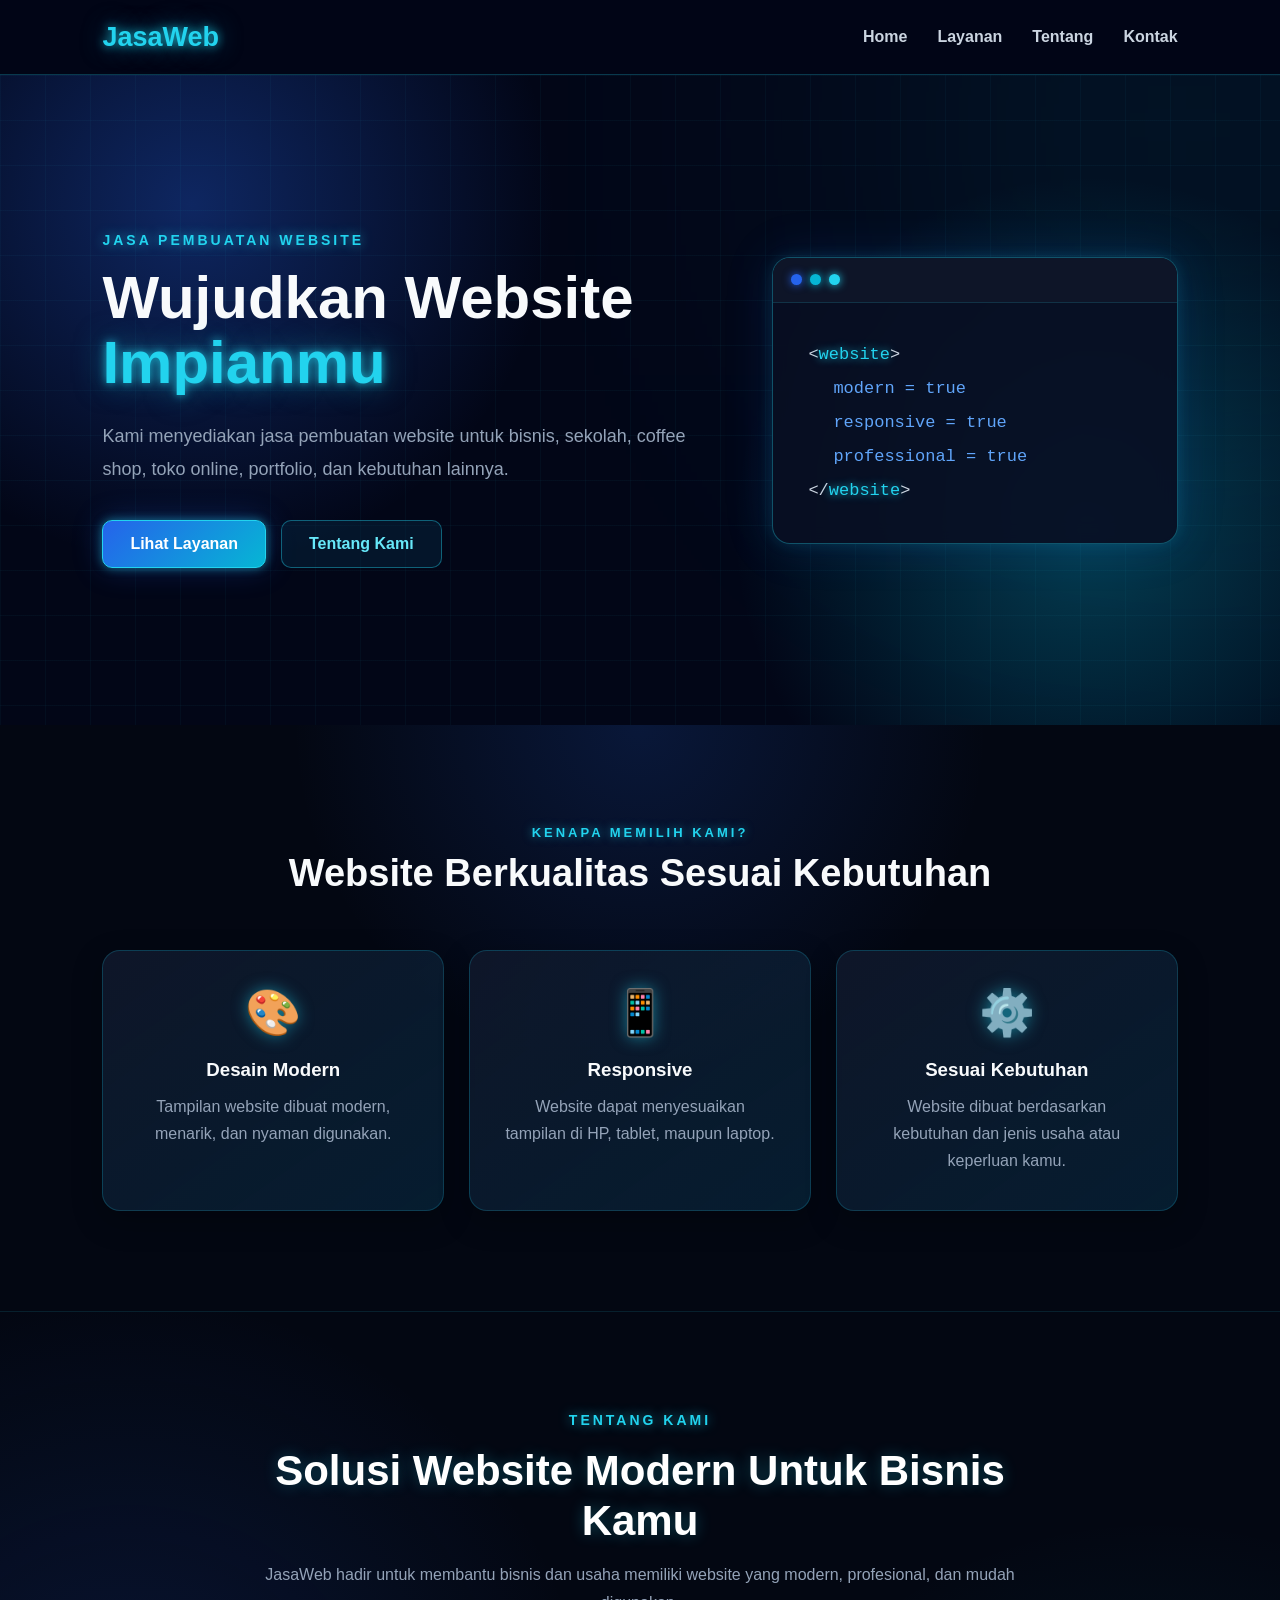
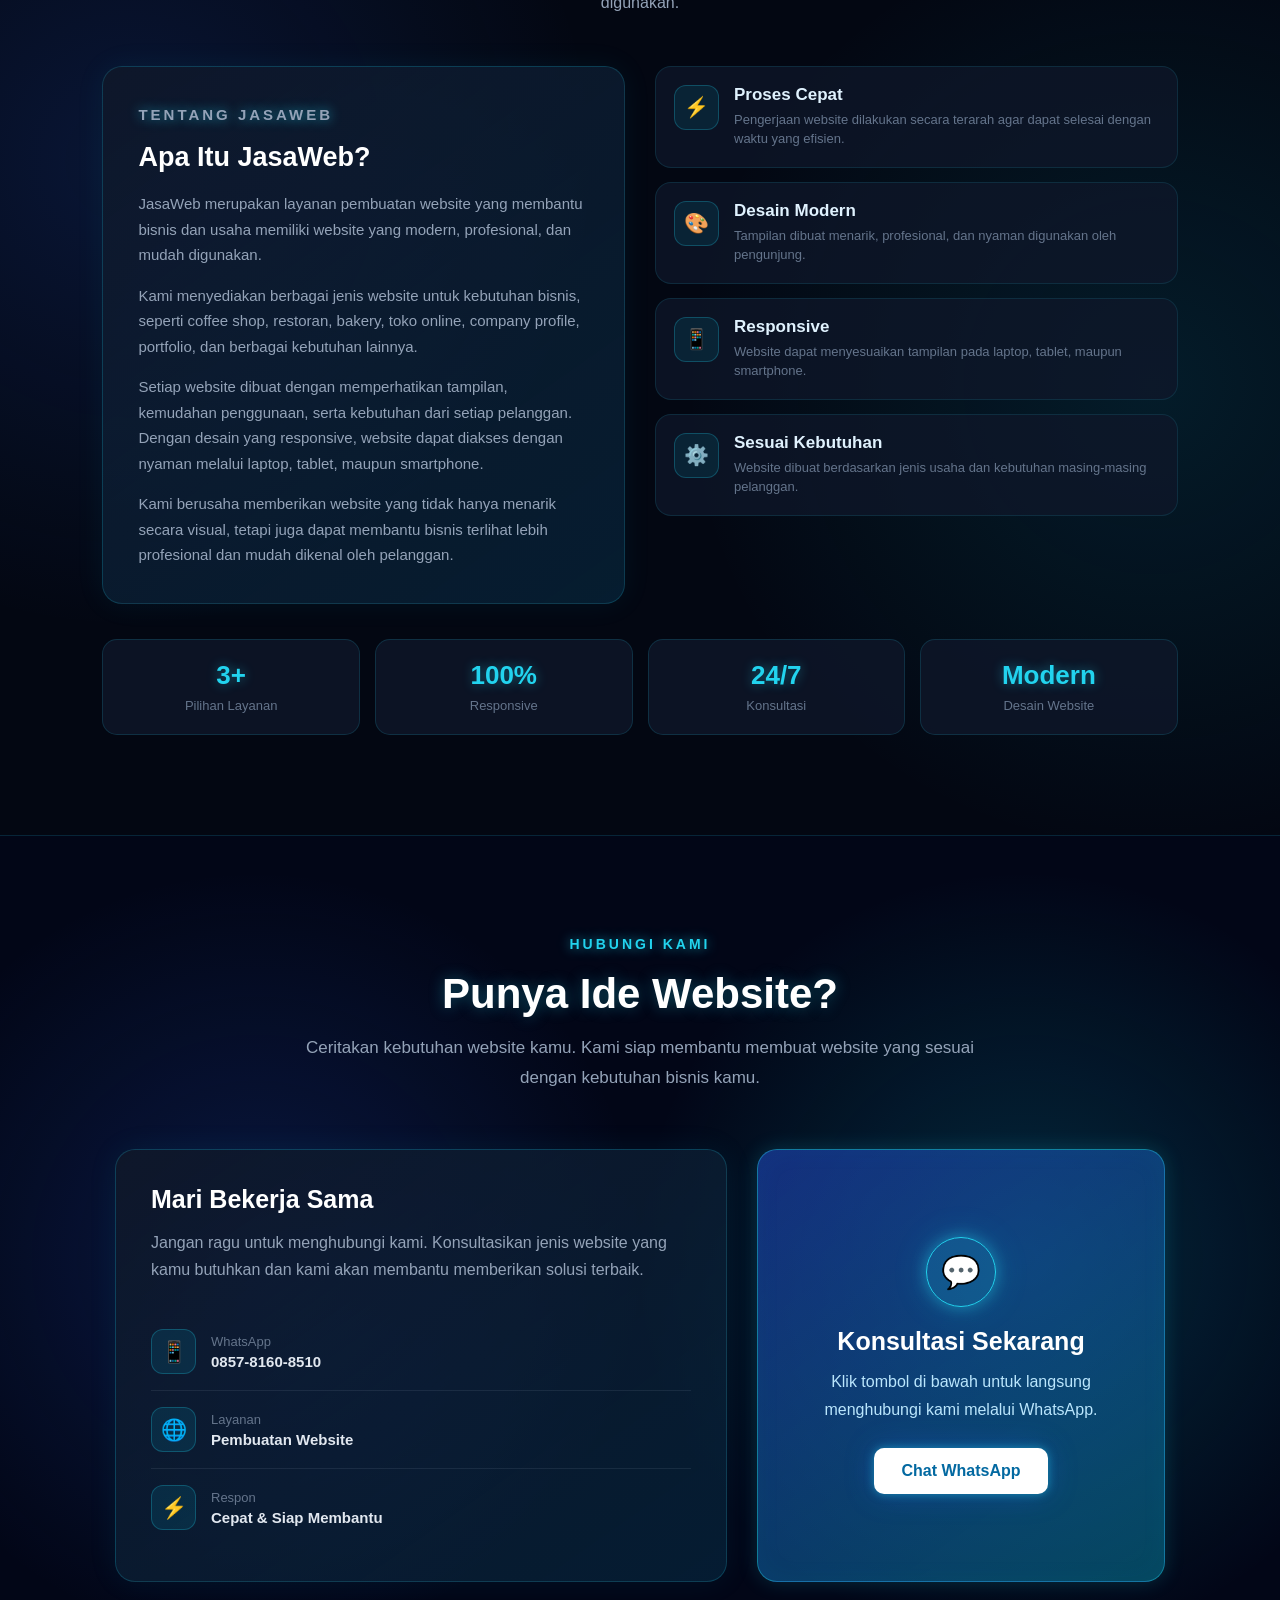
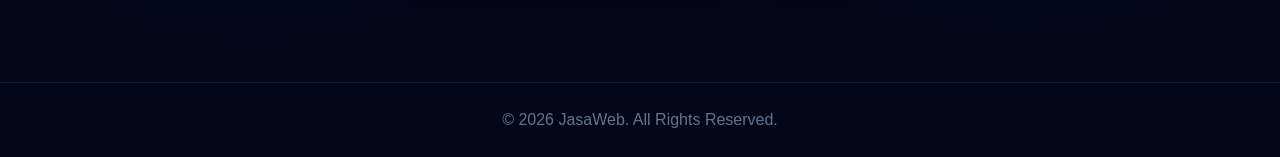
<file: index.html>
<!DOCTYPE html>
<html lang="id">
<head>
    <meta charset="UTF-8">
    <meta name="viewport" content="width=device-width, initial-scale=1.0">
    <title>JasaWeb - Jasa Pembuatan Website</title>

    <link rel="stylesheet" href="style.css">
</head>


<body>

    <!-- Navbar -->
    <nav class="navbar">
        <div class="logo">JasaWeb</div>

        <div class="nav-menu">
            <a href="index.html">Home</a>
            <a href="layanan.html">Layanan</a>
            <a href="#tentang">Tentang</a>
            <a href="#kontak">Kontak</a>
        </div>
    </nav>


    <!-- Hero -->
    <section class="hero">

        <div class="hero-text">
            <p class="small-title">JASA PEMBUATAN WEBSITE</p>

            <h1>
                Wujudkan Website
                <span>Impianmu</span>
            </h1>

            <p class="description">
                Kami menyediakan jasa pembuatan website untuk bisnis,
                sekolah, coffee shop, toko online, portfolio, dan kebutuhan lainnya.
            </p>

            <div class="hero-button">
                <a href="layanan.html" class="btn-primary">
                    Lihat Layanan
                </a>

                <a href="#tentang" class="btn-secondary">
                    Tentang Kami
                </a>
            </div>
        </div>


        <!-- Tampilan kode -->
        <div class="code-box">
            <div class="code-header">
                <span></span>
                <span></span>
                <span></span>
            </div>

            <div class="code-content">
                <p>&lt;<span>website</span>&gt;</p>
                <p class="indent">modern = true</p>
                <p class="indent">responsive = true</p>
                <p class="indent">professional = true</p>
                <p>&lt;/<span>website</span>&gt;</p>
            </div>
        </div>

    </section>


    <!-- Keunggulan -->
    <section class="keunggulan">

        <div class="section-title">
            <p>KENAPA MEMILIH KAMI?</p>
            <h2>Website Berkualitas Sesuai Kebutuhan</h2>
        </div>

        <div class="feature-container">

            <div class="feature-card">
                <div class="feature-icon">🎨</div>
                <h3>Desain Modern</h3>
                <p>
                    Tampilan website dibuat modern, menarik,
                    dan nyaman digunakan.
                </p>
            </div>

            <div class="feature-card">
                <div class="feature-icon">📱</div>
                <h3>Responsive</h3>
                <p>
                    Website dapat menyesuaikan tampilan
                    di HP, tablet, maupun laptop.
                </p>
            </div>

            <div class="feature-card">
                <div class="feature-icon">⚙️</div>
                <h3>Sesuai Kebutuhan</h3>
                <p>
                    Website dibuat berdasarkan kebutuhan
                    dan jenis usaha atau keperluan kamu.
                </p>
            </div>

        </div>

    </section>

<!-- Tentang -->
<section class="tentang" id="tentang">

    <div class="tentang-header">

        <p class="small-title">
            TENTANG KAMI
        </p>

        <h2>
            Solusi Website Modern
            Untuk Bisnis Kamu
        </h2>

        <p>
            JasaWeb hadir untuk membantu bisnis dan usaha memiliki
            website yang modern, profesional, dan mudah digunakan.
        </p>

    </div>

    <div class="tentang-container">

        <!-- Tentang JasaWeb -->
<div class="tentang-content">

    <p class="small-title">
        TENTANG JASAWEB
    </p>

    <h3>
        Apa Itu JasaWeb?
    </h3>

    <p>
        JasaWeb merupakan layanan pembuatan website yang membantu
        bisnis dan usaha memiliki website yang modern, profesional,
        dan mudah digunakan.
    </p>

    <p>
        Kami menyediakan berbagai jenis website untuk kebutuhan
        bisnis, seperti coffee shop, restoran, bakery, toko online,
        company profile, portfolio, dan berbagai kebutuhan lainnya.
    </p>

    <p>
        Setiap website dibuat dengan memperhatikan tampilan,
        kemudahan penggunaan, serta kebutuhan dari setiap pelanggan.
        Dengan desain yang responsive, website dapat diakses dengan
        nyaman melalui laptop, tablet, maupun smartphone.
    </p>

    <p>
        Kami berusaha memberikan website yang tidak hanya menarik
        secara visual, tetapi juga dapat membantu bisnis terlihat
        lebih profesional dan mudah dikenal oleh pelanggan.
    </p>

</div>

        <!-- Keunggulan -->
        <div class="tentang-points">

            <div class="tentang-point">

                <div class="tentang-icon">
                    ⚡
                </div>

                <div>
                    <h3>
                        Proses Cepat
                    </h3>

                    <p>
                        Pengerjaan website dilakukan secara terarah
                        agar dapat selesai dengan waktu yang efisien.
                    </p>
                </div>

            </div>


            <div class="tentang-point">

                <div class="tentang-icon">
                    🎨
                </div>

                <div>
                    <h3>
                        Desain Modern
                    </h3>

                    <p>
                        Tampilan dibuat menarik, profesional,
                        dan nyaman digunakan oleh pengunjung.
                    </p>
                </div>

            </div>


            <div class="tentang-point">

                <div class="tentang-icon">
                    📱
                </div>

                <div>
                    <h3>
                        Responsive
                    </h3>

                    <p>
                        Website dapat menyesuaikan tampilan pada
                        laptop, tablet, maupun smartphone.
                    </p>

                </div>

            </div>


            <div class="tentang-point">

                <div class="tentang-icon">
                    ⚙️
                </div>

                <div>
                    <h3>
                        Sesuai Kebutuhan
                    </h3>

                    <p>
                        Website dibuat berdasarkan jenis usaha
                        dan kebutuhan masing-masing pelanggan.
                    </p>
                </div>

            </div>

        </div>

    </div>


    <!-- Statistik -->
    <div class="tentang-stats">

        <div class="stat-card">
            <strong>3+</strong>
            <span>Pilihan Layanan</span>
        </div>

        <div class="stat-card">
            <strong>100%</strong>
            <span>Responsive</span>
        </div>

        <div class="stat-card">
            <strong>24/7</strong>
            <span>Konsultasi</span>
        </div>

        <div class="stat-card">
            <strong>Modern</strong>
            <span>Desain Website</span>
        </div>

    </div>

</section>
<!-- Kontak -->
<section class="kontak" id="kontak">

    <div class="kontak-header">

        <p class="small-title">
            HUBUNGI KAMI
        </p>

        <h2>
            Punya Ide Website?
        </h2>

        <p>
            Ceritakan kebutuhan website kamu.
            Kami siap membantu membuat website yang sesuai
            dengan kebutuhan bisnis kamu.
        </p>

    </div>
    <div class="kontak-container">

        <!-- Informasi Kontak -->
        <div class="kontak-info">

            <h3>
                Mari Bekerja Sama
            </h3>

            <p>
                Jangan ragu untuk menghubungi kami.
                Konsultasikan jenis website yang kamu butuhkan
                dan kami akan membantu memberikan solusi terbaik.
            </p>


            <div class="kontak-item">

                <div class="kontak-icon">
                    📱
                </div>

                <div>
                    <span>
                        WhatsApp
                    </span>

                    <strong>
                        0857-8160-8510
                    </strong>
                </div>

            </div>


            <div class="kontak-item">

                <div class="kontak-icon">
                    🌐
                </div>

                <div>
                    <span>
                        Layanan
                    </span>

                    <strong>
                        Pembuatan Website
                    </strong>
                </div>

            </div>


            <div class="kontak-item">

                <div class="kontak-icon">
                    ⚡
                </div>

                <div>
                    <span>
                        Respon
                    </span>

                    <strong>
                        Cepat &amp; Siap Membantu
                    </strong>
                </div>

            </div>

        </div>

        <!-- Card WhatsApp -->
        <div class="kontak-card">

            <div class="kontak-card-icon">
                💬
            </div>

            <h3>
                Konsultasi Sekarang
            </h3>

            <p>
                Klik tombol di bawah untuk langsung
                menghubungi kami melalui WhatsApp.
            </p>

            <a
                href="https://wa.me/6285781608510?text=Halo%20saya%20ingin%20konsultasi%20mengenai%20jasa%20pembuatan%20website."
                class="btn-primary"
                target="_blank"
            >
                Chat WhatsApp
            </a>

        </div>

    </div>

</section>
    <!-- Footer -->
    <footer>
        <p>© 2026 JasaWeb. All Rights Reserved.</p>
    </footer>

</body>
</html>
</file>
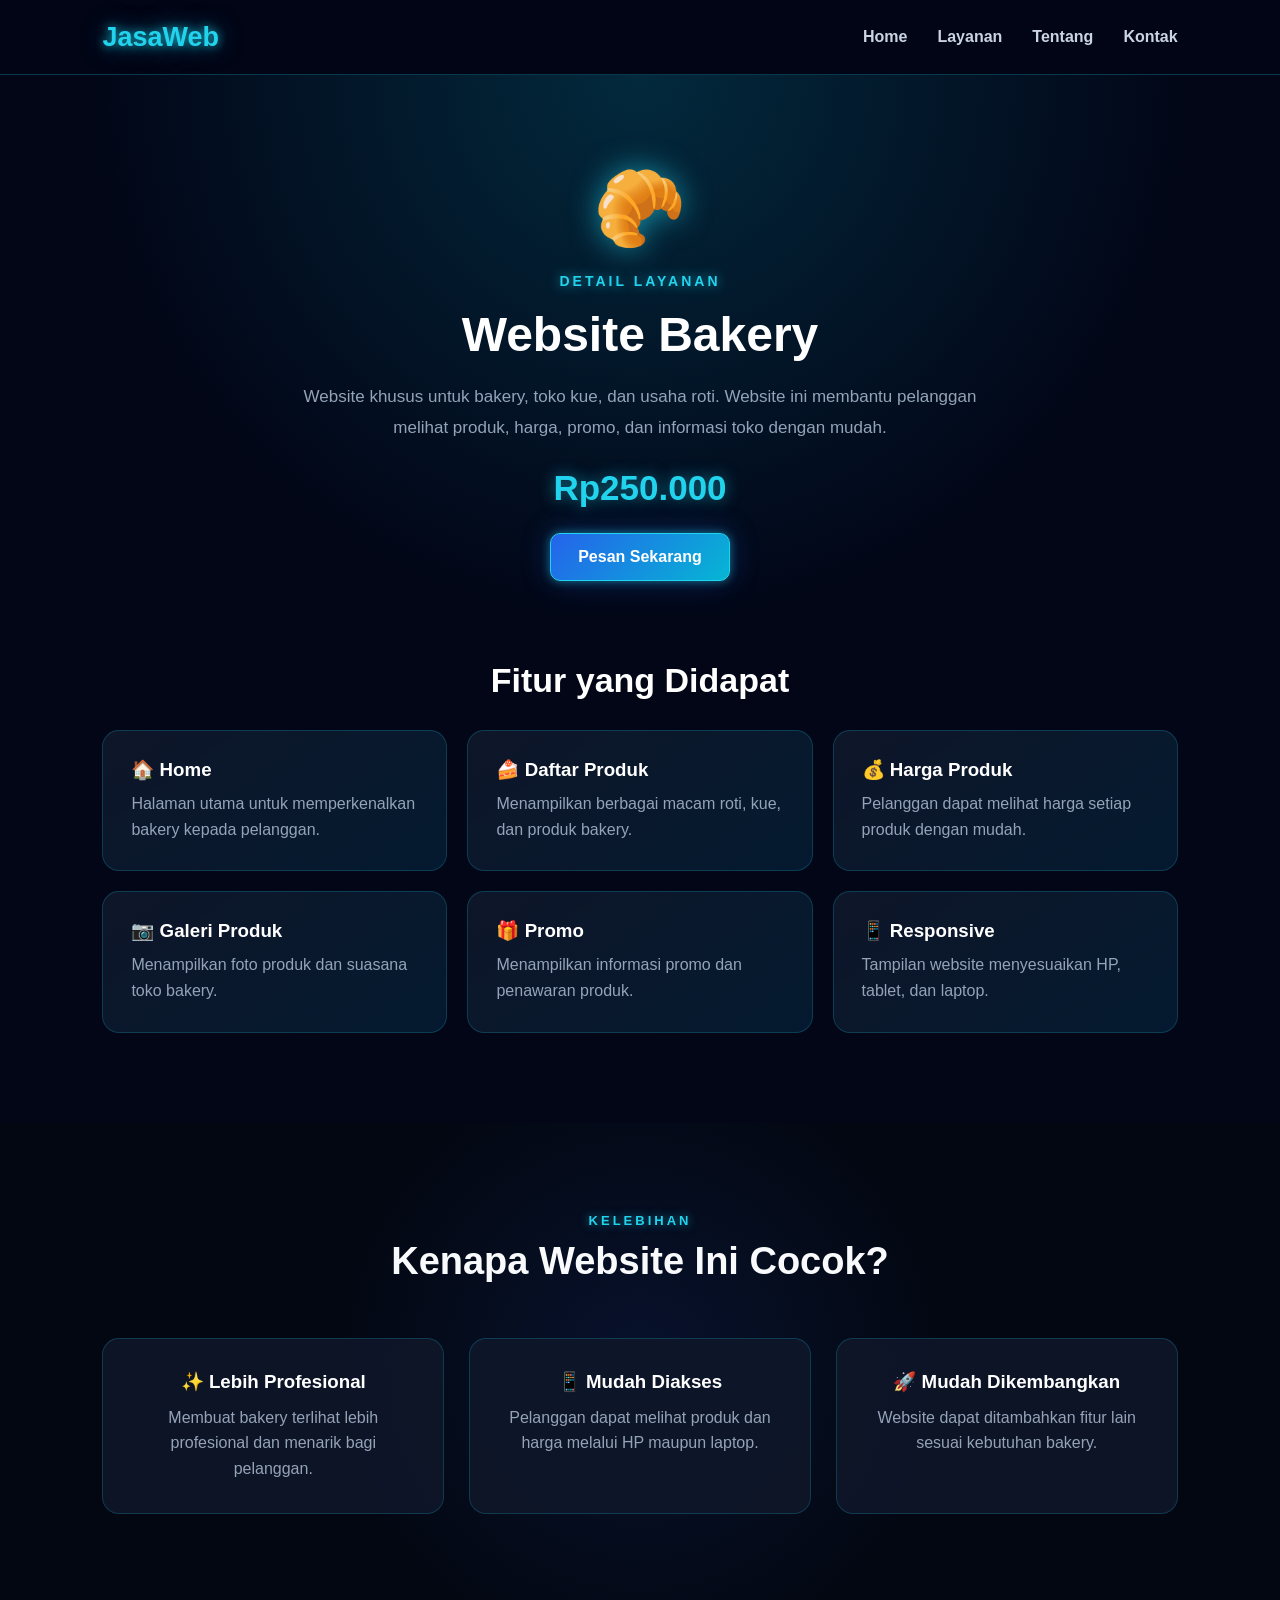
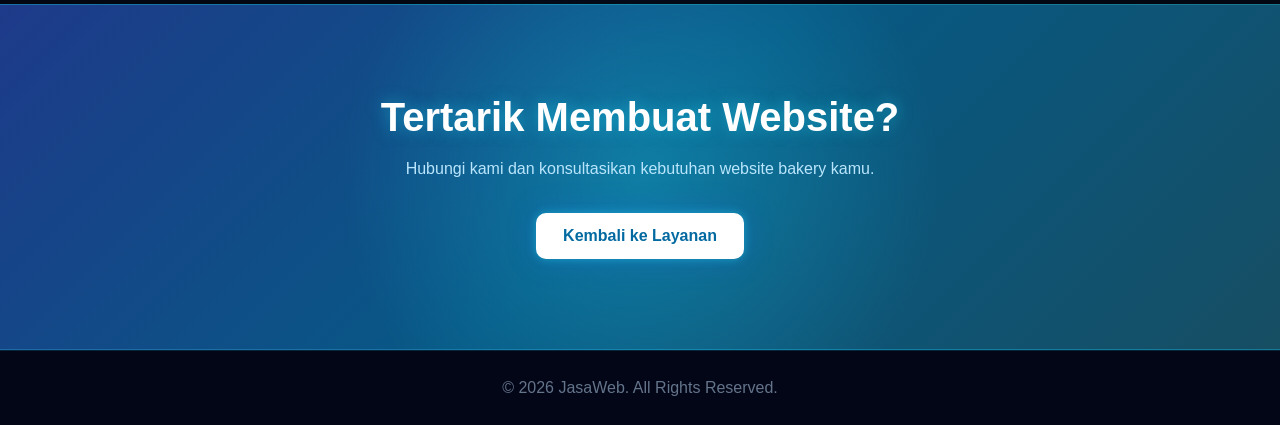
<file: detail-bakery.html>
<!DOCTYPE html>
<html lang="id">
<head>
    <meta charset="UTF-8">
    <meta name="viewport" content="width=device-width, initial-scale=1.0">

    <title>Website Bakery - JasaWeb</title>

    <link rel="stylesheet" href="style.css">
</head>

<body>

    <!-- Navbar -->
    <nav class="navbar">

        <div class="logo">
            JasaWeb
        </div>

        <div class="nav-menu">
            <a href="index.html">Home</a>
            <a href="layanan.html">Layanan</a>
            <a href="index.html#tentang">Tentang</a>
            <a href="index.html#kontak">Kontak</a>
        </div>

    </nav>


    <!-- Detail Bakery -->
    <section class="detail-page">

        <div class="detail-content">

            <div class="detail-icon">
                🥐
            </div>

            <p class="small-title">
                DETAIL LAYANAN
            </p>

            <h1>
                Website Bakery
            </h1>

            <p class="detail-description">
                Website khusus untuk bakery, toko kue,
                dan usaha roti. Website ini membantu pelanggan
                melihat produk, harga, promo, dan informasi
                toko dengan mudah.
            </p>

           <div class="detail-price">
                Rp250.000
            </div>

          <a href="https://wa.me/6285781608510?text=Halo%20saya%20tertarik%20dengan%20Website%20Bakery%20seharga%20Rp250.000" class="btn-primary">
                Pesan Sekarang
            </a>

        </div>


        <!-- Fitur -->
        <div class="detail-features">

            <h2>
                Fitur yang Didapat
            </h2>

            <div class="detail-feature-list">

                <div class="detail-feature">
                    <h3>🏠 Home</h3>
                    <p>
                        Halaman utama untuk memperkenalkan
                        bakery kepada pelanggan.
                    </p>
                </div>

                <div class="detail-feature">
                    <h3>🍰 Daftar Produk</h3>
                    <p>
                        Menampilkan berbagai macam roti,
                        kue, dan produk bakery.
                    </p>
                </div>

                <div class="detail-feature">
                    <h3>💰 Harga Produk</h3>
                    <p>
                        Pelanggan dapat melihat harga setiap
                        produk dengan mudah.
                    </p>
                </div>

                <div class="detail-feature">
                    <h3>📷 Galeri Produk</h3>
                    <p>
                        Menampilkan foto produk dan suasana
                        toko bakery.
                    </p>
                </div>

                <div class="detail-feature">
                    <h3>🎁 Promo</h3>
                    <p>
                        Menampilkan informasi promo dan
                        penawaran produk.
                    </p>
                </div>

                <div class="detail-feature">
                    <h3>📱 Responsive</h3>
                    <p>
                        Tampilan website menyesuaikan HP,
                        tablet, dan laptop.
                    </p>
                </div>

            </div>

        </div>

    </section>


    <!-- Kelebihan -->
    <section class="detail-advantages">

        <div class="section-title">

            <p>
                KELEBIHAN
            </p>

            <h2>
                Kenapa Website Ini Cocok?
            </h2>

        </div>


        <div class="advantage-container">

            <div class="advantage-card">

                <h3>✨ Lebih Profesional</h3>

                <p>
                    Membuat bakery terlihat lebih profesional
                    dan menarik bagi pelanggan.
                </p>

            </div>


            <div class="advantage-card">

                <h3>📱 Mudah Diakses</h3>

                <p>
                    Pelanggan dapat melihat produk dan harga
                    melalui HP maupun laptop.
                </p>

            </div>


            <div class="advantage-card">

                <h3>🚀 Mudah Dikembangkan</h3>

                <p>
                    Website dapat ditambahkan fitur lain
                    sesuai kebutuhan bakery.
                </p>

            </div>

        </div>

    </section>


    <!-- CTA -->
    <section class="cta">

        <h2>
            Tertarik Membuat Website?
        </h2>

        <p>
            Hubungi kami dan konsultasikan kebutuhan
            website bakery kamu.
        </p>

        <a href="layanan.html" class="btn-primary">
            Kembali ke Layanan
        </a>

    </section>


    <!-- Footer -->
    <footer>

        <p>
            © 2026 JasaWeb. All Rights Reserved.
        </p>

    </footer>

</body>
</html>
</file>
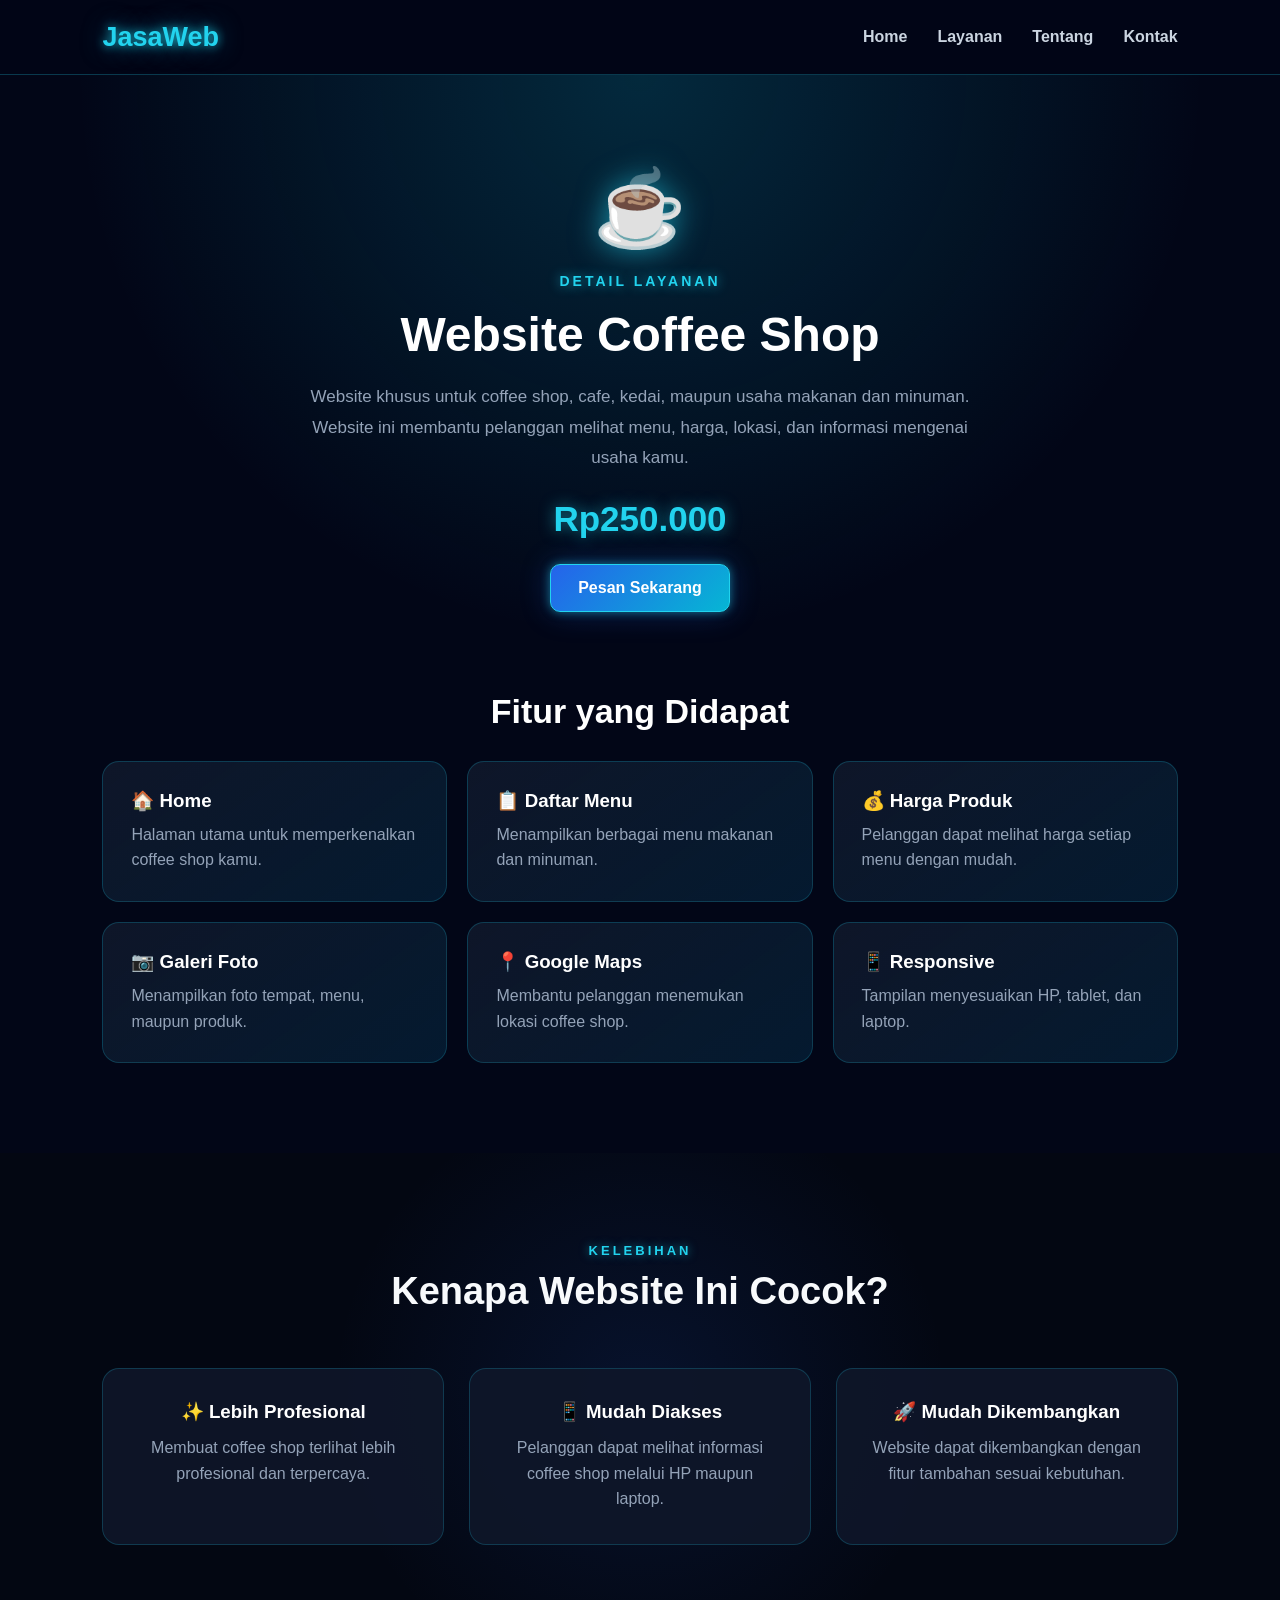
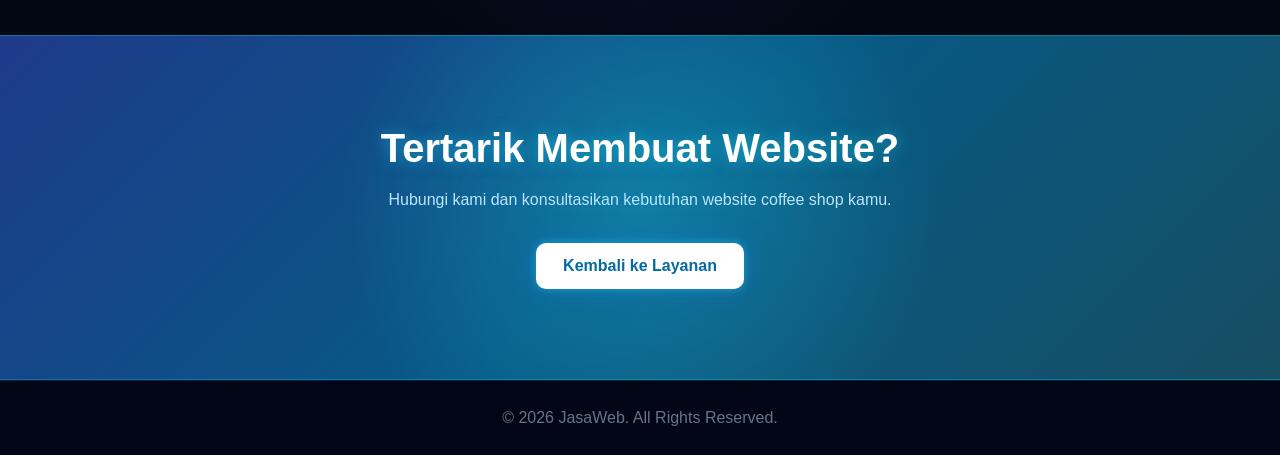
<file: detail-coffeeshop.html>
<!DOCTYPE html>
<html lang="id">
<head>
    <meta charset="UTF-8">
    <meta name="viewport" content="width=device-width, initial-scale=1.0">

    <title>Website Coffee Shop - JasaWeb</title>

    <link rel="stylesheet" href="style.css">
</head>

<body>

    <!-- Navbar -->
    <nav class="navbar">

        <div class="logo">
            JasaWeb
        </div>

        <div class="nav-menu">
            <a href="index.html">Home</a>
            <a href="layanan.html">Layanan</a>
            <a href="index.html#tentang">Tentang</a>
            <a href="index.html#kontak">Kontak</a>
        </div>

    </nav>


    <!-- Detail Website -->
    <section class="detail-page">

        <div class="detail-content">

            <div class="detail-icon">
                ☕
            </div>

            <p class="small-title">
                DETAIL LAYANAN
            </p>

            <h1>
                Website Coffee Shop
            </h1>

            <p class="detail-description">
                Website khusus untuk coffee shop, cafe, kedai,
                maupun usaha makanan dan minuman. Website ini
                membantu pelanggan melihat menu, harga, lokasi,
                dan informasi mengenai usaha kamu.
            </p>

          <div class="detail-price">
                Rp250.000
            </div>

           <a href="https://wa.me/6285781608510?text=Halo%20saya%20tertarik%20dengan%20Website%20Coffee%20Shop%20seharga%20Rp250.000" class="btn-primary">
                Pesan Sekarang
            </a>

        </div>


        <!-- Fitur -->
        <div class="detail-features">

            <h2>
                Fitur yang Didapat
            </h2>

            <div class="detail-feature-list">

                <div class="detail-feature">
                    <h3>🏠 Home</h3>
                    <p>
                        Halaman utama untuk memperkenalkan
                        coffee shop kamu.
                    </p>
                </div>

                <div class="detail-feature">
                    <h3>📋 Daftar Menu</h3>
                    <p>
                        Menampilkan berbagai menu makanan
                        dan minuman.
                    </p>
                </div>

                <div class="detail-feature">
                    <h3>💰 Harga Produk</h3>
                    <p>
                        Pelanggan dapat melihat harga setiap
                        menu dengan mudah.
                    </p>
                </div>

                <div class="detail-feature">
                    <h3>📷 Galeri Foto</h3>
                    <p>
                        Menampilkan foto tempat, menu,
                        maupun produk.
                    </p>
                </div>

                <div class="detail-feature">
                    <h3>📍 Google Maps</h3>
                    <p>
                        Membantu pelanggan menemukan lokasi
                        coffee shop.
                    </p>
                </div>

                <div class="detail-feature">
                    <h3>📱 Responsive</h3>
                    <p>
                        Tampilan menyesuaikan HP, tablet,
                        dan laptop.
                    </p>
                </div>

            </div>

        </div>

    </section>


    <!-- Kelebihan -->
    <section class="detail-advantages">

        <div class="section-title">

            <p>
                KELEBIHAN
            </p>

            <h2>
                Kenapa Website Ini Cocok?
            </h2>

        </div>


        <div class="advantage-container">

            <div class="advantage-card">

                <h3>✨ Lebih Profesional</h3>

                <p>
                    Membuat coffee shop terlihat lebih
                    profesional dan terpercaya.
                </p>

            </div>


            <div class="advantage-card">

                <h3>📱 Mudah Diakses</h3>

                <p>
                    Pelanggan dapat melihat informasi
                    coffee shop melalui HP maupun laptop.
                </p>

            </div>


            <div class="advantage-card">

                <h3>🚀 Mudah Dikembangkan</h3>

                <p>
                    Website dapat dikembangkan dengan
                    fitur tambahan sesuai kebutuhan.
                </p>

            </div>

        </div>

    </section>


    <!-- CTA -->
    <section class="cta">

        <h2>
            Tertarik Membuat Website?
        </h2>

        <p>
            Hubungi kami dan konsultasikan kebutuhan
            website coffee shop kamu.
        </p>

        <a href="layanan.html" class="btn-primary">
            Kembali ke Layanan
        </a>

    </section>


    <!-- Footer -->
    <footer>

        <p>
            © 2026 JasaWeb. All Rights Reserved.
        </p>

    </footer>

</body>
</html>
</file>
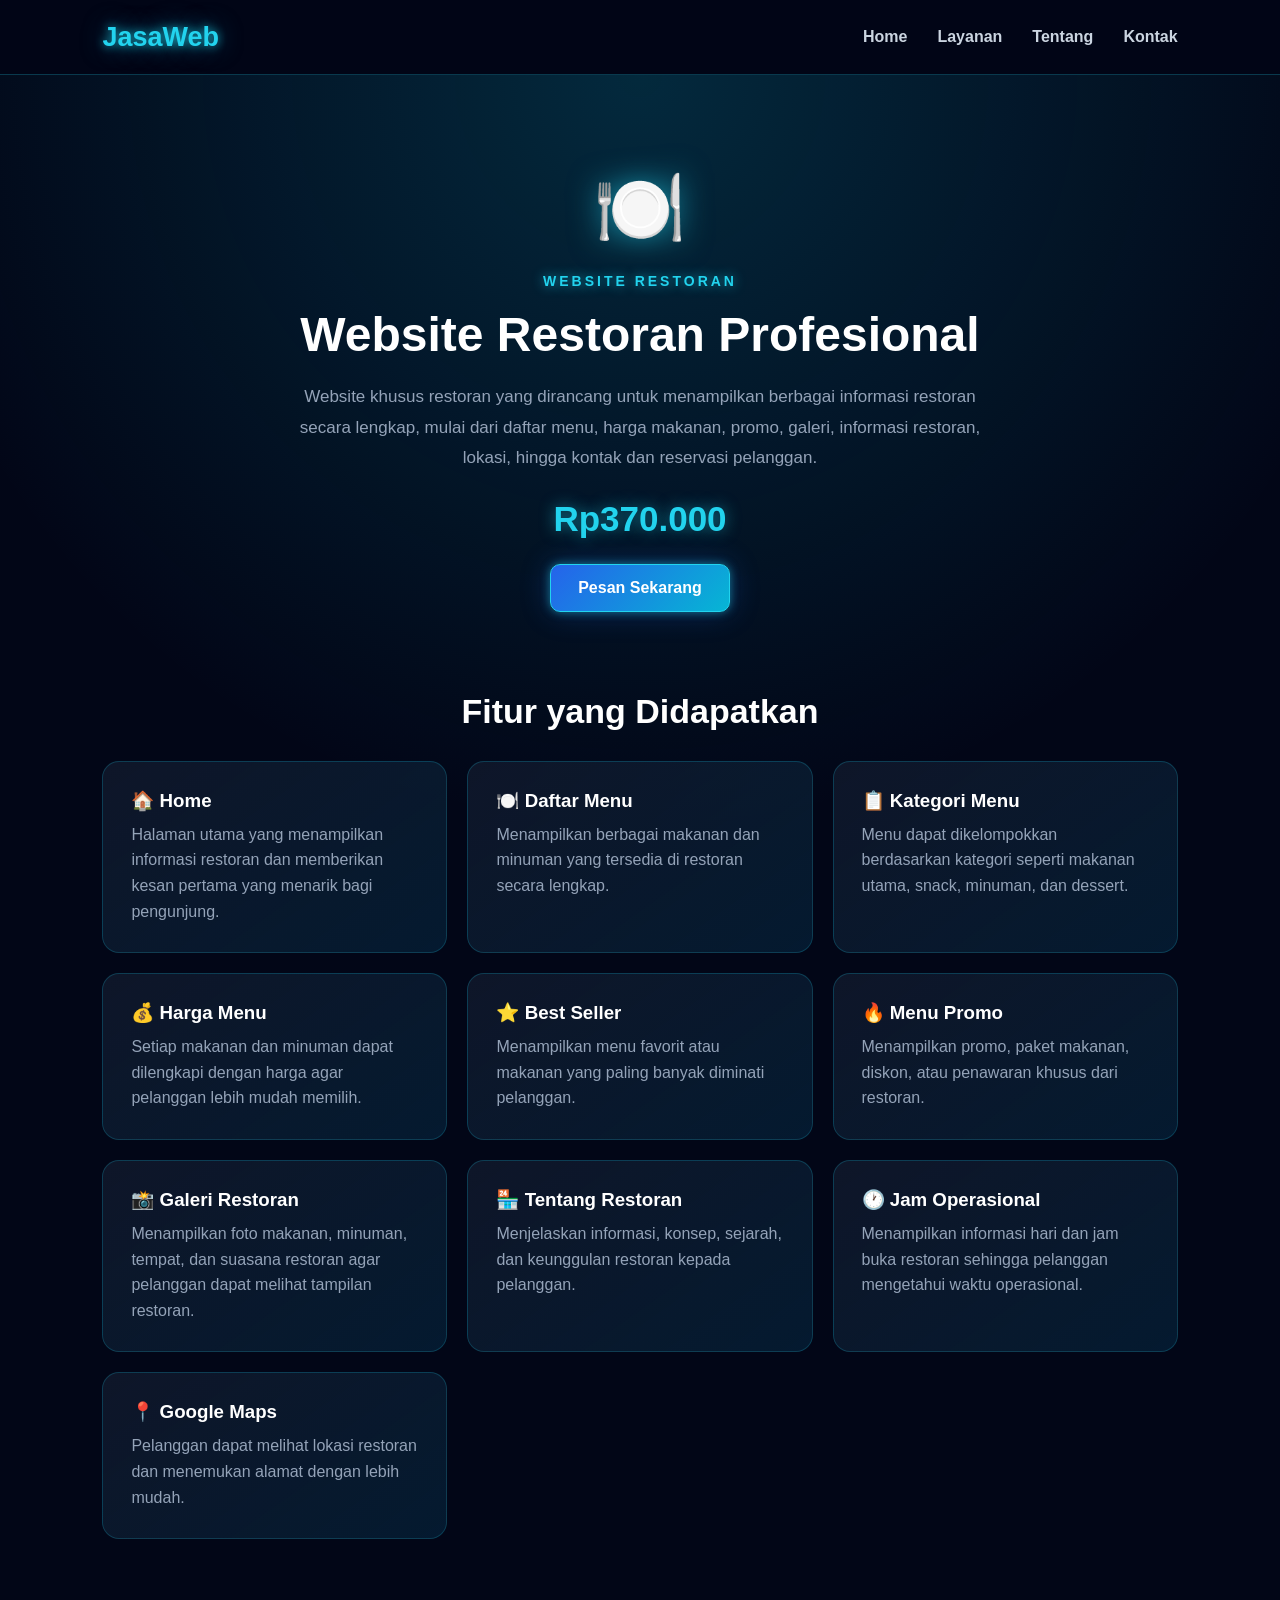
<file: detail-restoran.html>
<!DOCTYPE html>

<html lang="id">
<head>
    <meta charset="UTF-8">
    <meta name="viewport" content="width=device-width, initial-scale=1.0">
    <title>Website Restoran - JasaWeb</title>
<link rel="stylesheet" href="style.css">
</head>

<body>
<!-- Navbar -->
<nav class="navbar">
    <div class="logo">JasaWeb</div>

    <div class="nav-menu">
        <a href="index.html">Home</a>
        <a href="layanan.html">Layanan</a>
        <a href="index.html#tentang">Tentang</a>
        <a href="index.html#kontak">Kontak</a>
    </div>
</nav>


<!-- Detail Restoran -->
<section class="detail-page">

    <div class="detail-content">

        <div class="detail-icon">
            🍽️
        </div>

        <p class="small-title">
            WEBSITE RESTORAN
        </p>

        <h1>
            Website Restoran Profesional
        </h1>

        <p class="detail-description">
            Website khusus restoran yang dirancang untuk menampilkan
            berbagai informasi restoran secara lengkap, mulai dari
            daftar menu, harga makanan, promo, galeri, informasi
            restoran, lokasi, hingga kontak dan reservasi pelanggan.
        </p>

        <div class="detail-price">
            Rp370.000
        </div>

        <a
            href="https://wa.me/6285781608510?text=Halo%20saya%20tertarik%20dengan%20Website%20Restoran%20seharga%20Rp370.000"
            class="btn-primary"
            target="_blank"
        >
            Pesan Sekarang
        </a>

    </div>


    <!-- Fitur Website -->
    <div class="detail-features">

        <h2>
            Fitur yang Didapatkan
        </h2>

        <div class="detail-feature-list">

            <div class="detail-feature">
                <h3>🏠 Home</h3>
                <p>
                    Halaman utama yang menampilkan informasi
                    restoran dan memberikan kesan pertama yang
                    menarik bagi pengunjung.
                </p>
            </div>

            <div class="detail-feature">
                <h3>🍽️ Daftar Menu</h3>
                <p>
                    Menampilkan berbagai makanan dan minuman
                    yang tersedia di restoran secara lengkap.
                </p>
            </div>

            <div class="detail-feature">
                <h3>📋 Kategori Menu</h3>
                <p>
                    Menu dapat dikelompokkan berdasarkan kategori
                    seperti makanan utama, snack, minuman, dan dessert.
                </p>
            </div>

            <div class="detail-feature">
                <h3>💰 Harga Menu</h3>
                <p>
                    Setiap makanan dan minuman dapat dilengkapi
                    dengan harga agar pelanggan lebih mudah memilih.
                </p>
            </div>

            <div class="detail-feature">
                <h3>⭐ Best Seller</h3>
                <p>
                    Menampilkan menu favorit atau makanan yang
                    paling banyak diminati pelanggan.
                </p>
            </div>

            <div class="detail-feature">
                <h3>🔥 Menu Promo</h3>
                <p>
                    Menampilkan promo, paket makanan, diskon,
                    atau penawaran khusus dari restoran.
                </p>
            </div>

            <div class="detail-feature">
                <h3>📸 Galeri Restoran</h3>
                <p>
                    Menampilkan foto makanan, minuman, tempat,
                    dan suasana restoran agar pelanggan dapat
                    melihat tampilan restoran.
                </p>
            </div>

            <div class="detail-feature">
                <h3>🏪 Tentang Restoran</h3>
                <p>
                    Menjelaskan informasi, konsep, sejarah,
                    dan keunggulan restoran kepada pelanggan.
                </p>
            </div>

            <div class="detail-feature">
                <h3>🕐 Jam Operasional</h3>
                <p>
                    Menampilkan informasi hari dan jam buka
                    restoran sehingga pelanggan mengetahui
                    waktu operasional.
                </p>
            </div>

           <div class="detail-feature google-maps-feature">
    <h3>📍 Google Maps</h3>
    <p>
        Pelanggan dapat melihat lokasi restoran
        dan menemukan alamat dengan lebih mudah.
    </p>
</div>
</file>
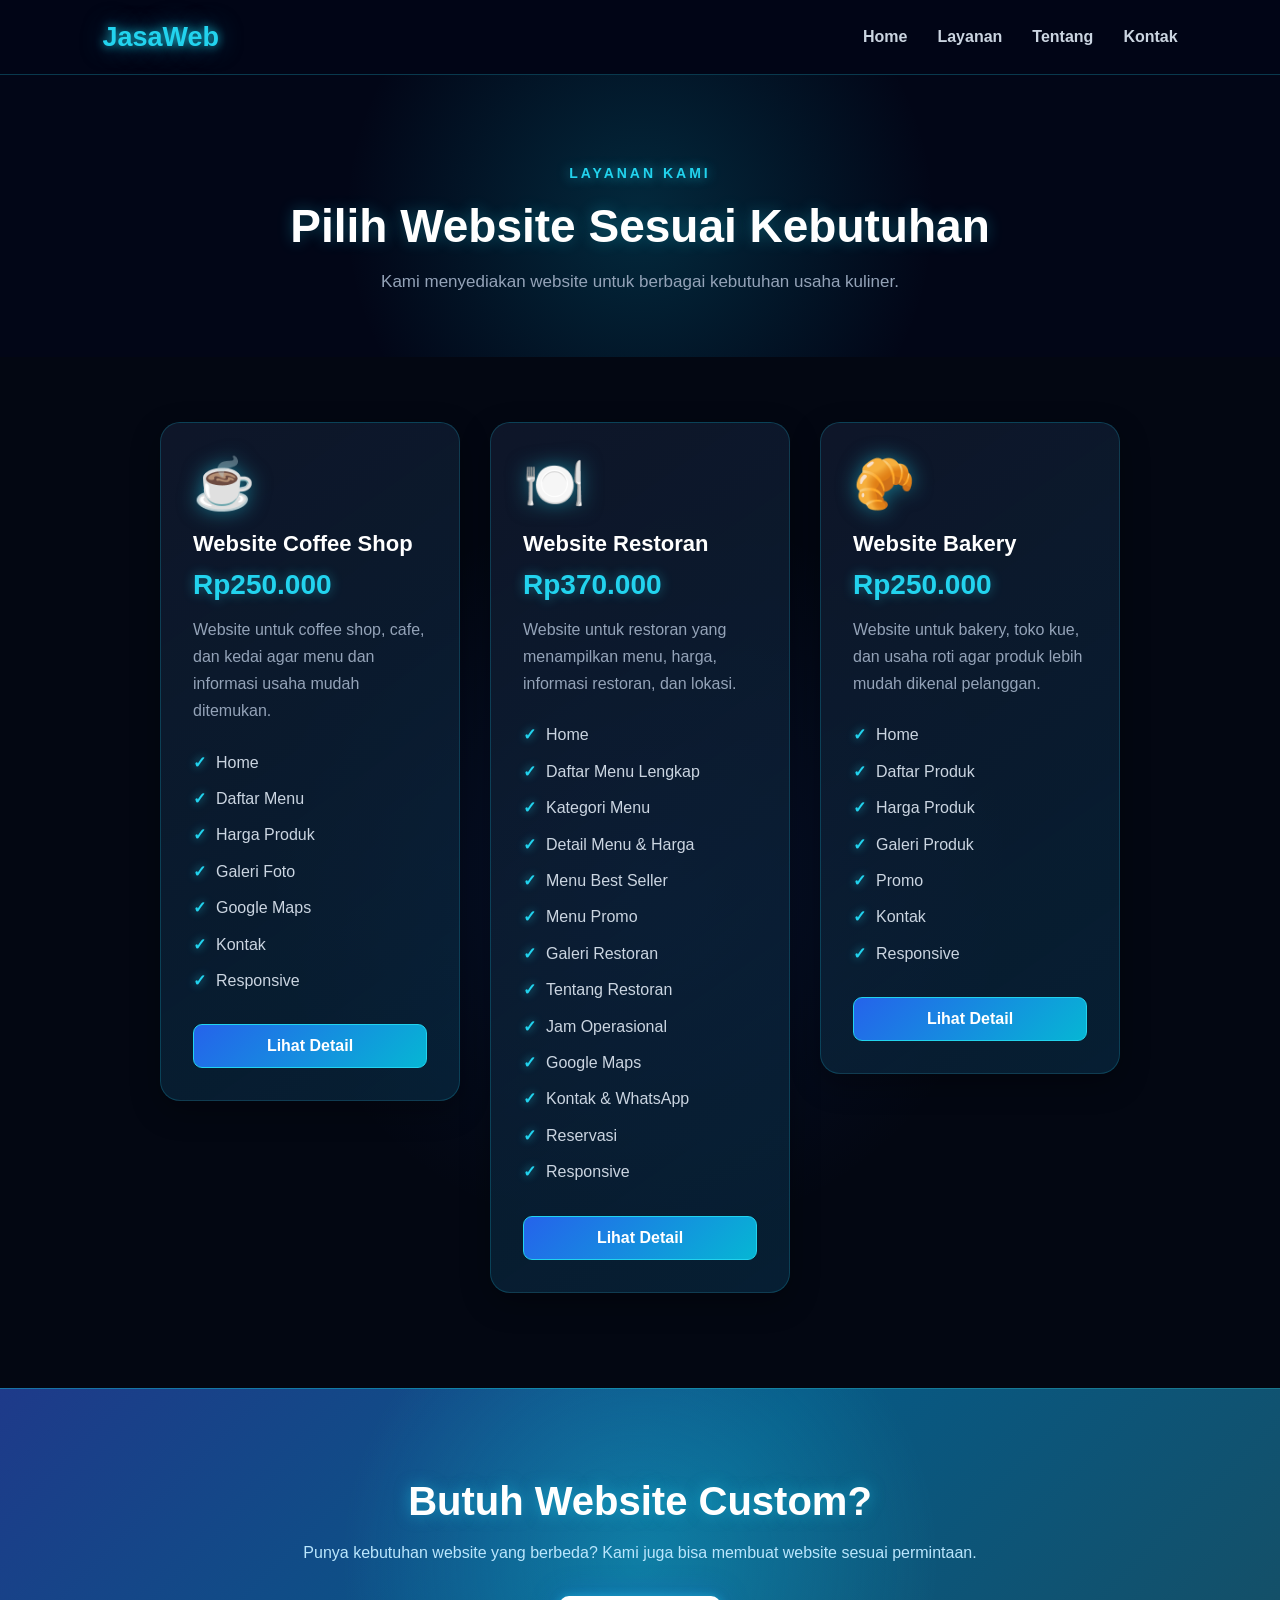
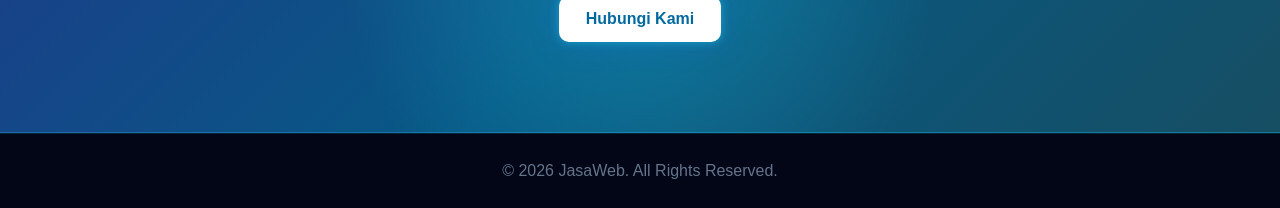
<file: layanan.html>
<!DOCTYPE html>
<html lang="id">
<head>
    <meta charset="UTF-8">
    <meta name="viewport" content="width=device-width, initial-scale=1.0">
    <title>Layanan - JasaWeb</title>

    <link rel="stylesheet" href="style.css">
</head>

<body>

    <!-- Navbar -->
    <nav class="navbar">
        <div class="logo">JasaWeb</div>

        <div class="nav-menu">
            <a href="index.html">Home</a>
            <a href="layanan.html">Layanan</a>
            <a href="index.html#tentang">Tentang</a>
            <a href="index.html#kontak">Kontak</a>
        </div>
    </nav>


    <!-- Header Layanan -->
    <section class="service-header">
        <p class="small-title">LAYANAN KAMI</p>

        <h1>Pilih Website Sesuai Kebutuhan</h1>

        <p>
            Kami menyediakan website untuk berbagai
            kebutuhan usaha kuliner.
        </p>
    </section>


    <!-- Daftar Layanan -->
    <section class="services">

        <!-- Coffee Shop -->
        <div class="service-card">

            <div class="service-icon">☕</div>

            <h2>Website Coffee Shop</h2>

            <div class="price">
                Rp250.000
            </div>

            <p>
                Website untuk coffee shop, cafe, dan kedai
                agar menu dan informasi usaha mudah ditemukan.
            </p>

            <ul>
                <li>Home</li>
                <li>Daftar Menu</li>
                <li>Harga Produk</li>
                <li>Galeri Foto</li>
                <li>Google Maps</li>
                <li>Kontak</li>
                <li>Responsive</li>
            </ul>

            <a href="detail-coffeeshop.html" class="service-button">
                Lihat Detail
            </a>

        </div>


        <!-- Restoran -->
        <div class="service-card">

            <div class="service-icon">🍽️</div>

            <h2>Website Restoran</h2>

            <div class="price">
                Rp370.000
            </div>

            <p>
                Website untuk restoran yang menampilkan menu,
                harga, informasi restoran, dan lokasi.
            </p>

           <ul>
                <li>Home</li>
                <li>Daftar Menu Lengkap</li>
                <li>Kategori Menu</li>
                <li>Detail Menu & Harga</li>
                <li>Menu Best Seller</li>
                <li>Menu Promo</li>
                <li>Galeri Restoran</li>
                <li>Tentang Restoran</li>
                <li>Jam Operasional</li>
                <li>Google Maps</li>
                <li>Kontak & WhatsApp</li>
                <li>Reservasi</li>
                <li>Responsive</li>
        </ul>

            <a href="detail-restoran.html" class="service-button">
                Lihat Detail
            </a>

        </div>


        <!-- Bakery -->
        <div class="service-card">

            <div class="service-icon">🥐</div>

            <h2>Website Bakery</h2>

            <div class="price">
                Rp250.000
            </div>

            <p>
                Website untuk bakery, toko kue, dan usaha roti
                agar produk lebih mudah dikenal pelanggan.
            </p>

            <ul>
                <li>Home</li>
                <li>Daftar Produk</li>
                <li>Harga Produk</li>
                <li>Galeri Produk</li>
                <li>Promo</li>
                <li>Kontak</li>
                <li>Responsive</li>
            </ul>

            <a href="detail-bakery.html" class="service-button">
            Lihat Detail
            </a>

        </div>

    </section>


    <!-- Custom Website -->
    <section class="cta">

        <h2>Butuh Website Custom?</h2>

        <p>
            Punya kebutuhan website yang berbeda?
            Kami juga bisa membuat website sesuai permintaan.
        </p>

        <a href="index.html#kontak" class="btn-primary">
            Hubungi Kami
        </a>

    </section>


    <!-- Footer -->
    <footer>
        <p>© 2026 JasaWeb. All Rights Reserved.</p>
    </footer>

</body>
</html>
</file>
<file: style.css>
* {
    margin: 0;
    padding: 0;
    box-sizing: border-box;
}

html {
    scroll-behavior: smooth;
}

body {
    font-family: Arial, sans-serif;
    color: #e2e8f0;
    background: #020617;
    overflow-x: hidden;
}

img {
    max-width: 100%;
    height: auto;
}


/* =========================
   NAVBAR
========================= */

.navbar {
    min-height: 75px;
    padding: 15px 8%;

    display: flex;
    align-items: center;
    justify-content: space-between;

    position: sticky;
    top: 0;
    z-index: 1000;

    background: rgba(2, 6, 23, 0.92);
    backdrop-filter: blur(15px);

    border-bottom: 1px solid rgba(34, 211, 238, 0.25);
}

.logo {
    font-size: 27px;
    font-weight: bold;
    color: #22d3ee;

    text-shadow:
        0 0 10px rgba(34, 211, 238, 0.8),
        0 0 25px rgba(34, 211, 238, 0.5);
}

.nav-menu {
    display: flex;
    align-items: center;
    gap: 30px;
}

.nav-menu a {
    color: #cbd5e1;
    text-decoration: none;
    font-weight: 600;
    transition: 0.3s;
}

.nav-menu a:hover {
    color: #22d3ee;

    text-shadow:
        0 0 10px rgba(34, 211, 238, 0.8);
}


/* =========================
   HERO
========================= */

.hero {
    min-height: 650px;
    padding: 100px 8%;

    display: flex;
    align-items: center;
    justify-content: space-between;

    gap: 70px;

    position: relative;
    overflow: hidden;

    background:
        radial-gradient(
            circle at 15% 20%,
            rgba(37, 99, 235, 0.35),
            transparent 30%
        ),
        radial-gradient(
            circle at 85% 70%,
            rgba(6, 182, 212, 0.3),
            transparent 30%
        ),
        #020617;
}

.hero::before {
    content: "";

    position: absolute;

    width: 500px;
    height: 500px;

    background: #06b6d4;

    filter: blur(180px);

    opacity: 0.12;

    top: -200px;
    right: -150px;

    pointer-events: none;
}

.hero::after {
    content: "";

    position: absolute;
    inset: 0;

    background-image:
        linear-gradient(
            rgba(34, 211, 238, 0.04) 1px,
            transparent 1px
        ),
        linear-gradient(
            90deg,
            rgba(34, 211, 238, 0.04) 1px,
            transparent 1px
        );

    background-size: 45px 45px;

    pointer-events: none;
}

.hero-text {
    max-width: 600px;

    position: relative;
    z-index: 2;
}

.small-title {
    color: #22d3ee;

    font-size: 14px;
    font-weight: bold;

    letter-spacing: 3px;

    margin-bottom: 18px;

    text-shadow:
        0 0 12px rgba(34, 211, 238, 0.7);
}

.hero h1 {
    font-size: 60px;
    line-height: 1.08;

    margin-bottom: 25px;

    color: #f8fafc;
}

.hero h1 span {
    color: #22d3ee;

    text-shadow:
        0 0 10px rgba(34, 211, 238, 0.8),
        0 0 30px rgba(34, 211, 238, 0.5);
}

.description {
    color: #94a3b8;

    font-size: 18px;
    line-height: 1.8;

    margin-bottom: 35px;
}

.hero-button {
    display: flex;
    gap: 15px;
    flex-wrap: wrap;
}


/* =========================
   BUTTON
========================= */

.btn-primary {
    display: inline-block;

    padding: 14px 27px;

    color: white;
    text-decoration: none;

    font-weight: bold;

    border-radius: 10px;

    background:
        linear-gradient(
            135deg,
            #2563eb,
            #06b6d4
        );

    border: 1px solid #22d3ee;

    box-shadow:
        0 0 10px rgba(34, 211, 238, 0.5),
        0 0 30px rgba(37, 99, 235, 0.3);

    transition: 0.3s;
}

.btn-primary:hover {
    transform: translateY(-4px);

    box-shadow:
        0 0 15px rgba(34, 211, 238, 0.8),
        0 0 40px rgba(37, 99, 235, 0.6);
}

.btn-secondary {
    display: inline-block;

    padding: 14px 27px;

    color: #67e8f9;

    background: rgba(8, 47, 73, 0.4);

    border: 1px solid rgba(34, 211, 238, 0.4);

    text-decoration: none;

    border-radius: 10px;

    font-weight: bold;

    transition: 0.3s;
}

.btn-secondary:hover {
    background: rgba(8, 47, 73, 0.8);

    box-shadow:
        0 0 20px rgba(34, 211, 238, 0.3);
}


/* =========================
   CODE BOX
========================= */

.code-box {
    width: 480px;
    max-width: 100%;

    position: relative;
    z-index: 2;

    background: rgba(8, 15, 35, 0.9);

    border: 1px solid rgba(34, 211, 238, 0.35);

    border-radius: 18px;

    overflow: hidden;

    box-shadow:
        0 0 15px rgba(34, 211, 238, 0.15),
        0 0 50px rgba(37, 99, 235, 0.15);

    backdrop-filter: blur(10px);
}

.code-header {
    height: 45px;

    padding: 0 18px;

    display: flex;
    align-items: center;

    gap: 8px;

    background: rgba(15, 23, 42, 0.9);

    border-bottom: 1px solid rgba(34, 211, 238, 0.15);
}

.code-header span {
    width: 11px;
    height: 11px;

    flex-shrink: 0;

    border-radius: 50%;

    background: #2563eb;

    box-shadow:
        0 0 8px #2563eb;
}

.code-header span:nth-child(2) {
    background: #06b6d4;

    box-shadow:
        0 0 8px #06b6d4;
}

.code-header span:nth-child(3) {
    background: #22d3ee;

    box-shadow:
        0 0 8px #22d3ee;
}

.code-content {
    padding: 35px;

    font-family: monospace;

    font-size: 17px;

    line-height: 2;

    color: #cbd5e1;

    overflow-x: auto;
}

.code-content span {
    color: #22d3ee;

    text-shadow:
        0 0 8px rgba(34, 211, 238, 0.8);
}

.indent {
    padding-left: 25px;

    color: #60a5fa;
}


/* =========================
   KEUNGGULAN
========================= */

.keunggulan {
    padding: 100px 8%;

    background:
        radial-gradient(
            circle at 50% 0%,
            rgba(37, 99, 235, 0.18),
            transparent 40%
        ),
        #030712;
}

.section-title {
    text-align: center;

    margin-bottom: 55px;
}

.section-title p {
    color: #22d3ee;

    font-size: 13px;
    font-weight: bold;

    letter-spacing: 3px;

    margin-bottom: 12px;

    text-shadow:
        0 0 10px rgba(34, 211, 238, 0.6);
}

.section-title h2 {
    font-size: 38px;

    color: #f8fafc;
}

.feature-container {
    max-width: 1100px;

    margin: auto;

    display: grid;

    grid-template-columns:
        repeat(3, 1fr);

    gap: 25px;
}

.feature-card {
    padding: 35px;

    background:
        linear-gradient(
            145deg,
            rgba(15, 23, 42, 0.95),
            rgba(8, 47, 73, 0.55)
        );

    border: 1px solid rgba(34, 211, 238, 0.2);

    border-radius: 18px;

    text-align: center;

    transition: 0.35s;

    box-shadow:
        0 10px 30px rgba(0, 0, 0, 0.25);
}

.feature-card:hover {
    transform: translateY(-8px);

    border-color: #22d3ee;

    box-shadow:
        0 0 15px rgba(34, 211, 238, 0.3),
        0 0 40px rgba(37, 99, 235, 0.15);
}

.feature-icon {
    font-size: 45px;

    margin-bottom: 20px;

    filter:
        drop-shadow(
            0 0 8px rgba(34, 211, 238, 0.5)
        );
}

.feature-card h3 {
    color: #f8fafc;

    margin-bottom: 12px;
}

.feature-card p {
    color: #94a3b8;

    line-height: 1.7;
}


/* =========================
   TENTANG
========================= */

.tentang {
    padding: 100px 8%;

    background:
        radial-gradient(
            circle at 10% 40%,
            rgba(37, 99, 235, 0.16),
            transparent 35%
        ),
        radial-gradient(
            circle at 90% 60%,
            rgba(6, 182, 212, 0.12),
            transparent 35%
        ),
        #030712;

    border-top: 1px solid rgba(34, 211, 238, 0.12);
}

.tentang-header {
    max-width: 750px;

    margin: 0 auto 50px;

    text-align: center;
}

.tentang-header h2 {
    color: white;

    font-size: 42px;

    line-height: 1.2;

    margin-bottom: 15px;

    text-shadow:
        0 0 15px rgba(34, 211, 238, 0.3);
}

.tentang-header > p:last-child {
    color: #94a3b8;

    font-size: 16px;

    line-height: 1.7;
}

.tentang-container {
    max-width: 1100px;

    margin: auto;

    display: grid;

    grid-template-columns: 1fr 1fr;

    gap: 30px;
}

.tentang-content {
    padding: 35px;

    border-radius: 20px;

    background:
        linear-gradient(
            145deg,
            rgba(15, 23, 42, 0.95),
            rgba(8, 47, 73, 0.55)
        );

    border: 1px solid
        rgba(34, 211, 238, 0.18);

    box-shadow:
        0 0 30px rgba(6, 182, 212, 0.07);
}

.tentang-content h3 {
    color: white;

    font-size: 27px;

    margin-bottom: 18px;
}

.tentang-content p {
    color: #94a3b8;

    font-size: 15px;

    line-height: 1.7;

    margin-bottom: 15px;
}

.tentang-content p:last-child {
    margin-bottom: 0;
}

.tentang-points {
    display: flex;

    flex-direction: column;

    gap: 14px;
}

.tentang-point {
    display: flex;

    align-items: flex-start;

    gap: 15px;

    padding: 18px;

    border-radius: 16px;

    background:
        rgba(15, 23, 42, 0.75);

    border: 1px solid
        rgba(34, 211, 238, 0.12);

    transition: 0.3s;
}

.tentang-point:hover {
    transform: translateX(5px);

    border-color:
        rgba(34, 211, 238, 0.45);

    box-shadow:
        0 0 20px rgba(34, 211, 238, 0.1);
}

.tentang-icon {
    min-width: 45px;

    width: 45px;
    height: 45px;

    display: flex;

    align-items: center;
    justify-content: center;

    border-radius: 12px;

    background:
        rgba(6, 182, 212, 0.1);

    border: 1px solid
        rgba(34, 211, 238, 0.25);

    font-size: 20px;
}

.tentang-point h3 {
    color: #e0f2fe;

    font-size: 17px;

    margin-bottom: 5px;
}

.tentang-point p {
    color: #64748b;

    font-size: 13px;

    line-height: 1.5;

    margin: 0;
}

.tentang-stats {
    max-width: 1100px;

    margin: 35px auto 0;

    display: grid;

    grid-template-columns:
        repeat(4, 1fr);

    gap: 15px;
}

.stat-card {
    padding: 20px;

    text-align: center;

    border-radius: 15px;

    background:
        rgba(15, 23, 42, 0.8);

    border: 1px solid
        rgba(34, 211, 238, 0.15);

    transition: 0.3s;
}

.stat-card:hover {
    transform: translateY(-5px);

    border-color:
        rgba(34, 211, 238, 0.45);

    box-shadow:
        0 0 20px rgba(34, 211, 238, 0.12);
}

.stat-card strong {
    display: block;

    color: #22d3ee;

    font-size: 26px;

    margin-bottom: 5px;

    text-shadow:
        0 0 12px rgba(34, 211, 238, 0.45);
}

.stat-card span {
    color: #64748b;

    font-size: 13px;
}


/* =========================
   KONTAK
========================= */

.kontak {
    padding: 100px 8%;

    background:
        radial-gradient(
            circle at 20% 50%,
            rgba(37, 99, 235, 0.2),
            transparent 35%
        ),
        radial-gradient(
            circle at 80% 50%,
            rgba(6, 182, 212, 0.2),
            transparent 35%
        ),
        #020617;

    border-top: 1px solid rgba(34, 211, 238, 0.15);
}

.kontak-header {
    max-width: 700px;

    margin: 0 auto 55px;

    text-align: center;
}

.kontak-header h2 {
    font-size: 42px;

    color: white;

    margin-bottom: 15px;

    text-shadow:
        0 0 15px rgba(34, 211, 238, 0.35);
}

.kontak-header > p:last-child {
    color: #94a3b8;

    line-height: 1.8;

    font-size: 17px;
}

.kontak-container {
    max-width: 1050px;

    margin: auto;

    display: grid;

    grid-template-columns:
        1.2fr 0.8fr;

    gap: 30px;

    align-items: stretch;
}

.kontak-info {
    padding: 35px;

    background:
        linear-gradient(
            145deg,
            rgba(15, 23, 42, 0.95),
            rgba(8, 47, 73, 0.55)
        );

    border: 1px solid rgba(34, 211, 238, 0.2);

    border-radius: 20px;

    box-shadow:
        0 0 30px rgba(6, 182, 212, 0.08);
}

.kontak-info h3 {
    color: white;

    font-size: 25px;

    margin-bottom: 15px;
}

.kontak-info > p {
    color: #94a3b8;

    line-height: 1.7;

    margin-bottom: 30px;
}

.kontak-item {
    display: flex;

    align-items: center;

    gap: 15px;

    padding: 16px 0;

    border-bottom: 1px solid
        rgba(148, 163, 184, 0.12);
}

.kontak-item:last-child {
    border-bottom: none;
}

.kontak-icon {
    width: 45px;
    height: 45px;

    flex-shrink: 0;

    display: flex;

    align-items: center;
    justify-content: center;

    border-radius: 12px;

    background:
        rgba(6, 182, 212, 0.12);

    border: 1px solid
        rgba(34, 211, 238, 0.25);

    font-size: 21px;
}

.kontak-item span {
    display: block;

    color: #64748b;

    font-size: 13px;

    margin-bottom: 4px;
}

.kontak-item strong {
    display: block;

    color: #e2e8f0;

    font-size: 15px;
}

.kontak-card {
    padding: 40px 30px;

    display: flex;

    flex-direction: column;

    align-items: center;
    justify-content: center;

    text-align: center;

    background:
        linear-gradient(
            145deg,
            rgba(30, 64, 175, 0.65),
            rgba(8, 145, 178, 0.45)
        );

    border: 1px solid
        rgba(34, 211, 238, 0.4);

    border-radius: 20px;

    box-shadow:
        0 0 20px rgba(34, 211, 238, 0.18),
        inset 0 0 30px rgba(34, 211, 238, 0.04);
}

.kontak-card-icon {
    width: 70px;
    height: 70px;

    display: flex;

    align-items: center;
    justify-content: center;

    border-radius: 50%;

    background:
        rgba(34, 211, 238, 0.15);

    border: 1px solid #22d3ee;

    font-size: 32px;

    margin-bottom: 20px;

    box-shadow:
        0 0 15px rgba(34, 211, 238, 0.45),
        0 0 35px rgba(34, 211, 238, 0.2);
}

.kontak-card h3 {
    color: white;

    font-size: 25px;

    margin-bottom: 12px;
}

.kontak-card p {
    color: #bae6fd;

    line-height: 1.7;

    margin-bottom: 25px;
}

.kontak-card .btn-primary {
    background: white;

    color: #0369a1;

    border: none;
}


/* =========================
   CTA
========================= */

.cta {
    padding: 90px 20px;

    text-align: center;

    background:
        radial-gradient(
            circle at center,
            rgba(34, 211, 238, 0.3),
            transparent 45%
        ),
        linear-gradient(
            135deg,
            #1e3a8a,
            #075985,
            #164e63
        );

    border-top: 1px solid
        rgba(34, 211, 238, 0.3);

    border-bottom: 1px solid
        rgba(34, 211, 238, 0.3);
}

.cta h2 {
    font-size: 40px;

    color: white;

    margin-bottom: 15px;

    text-shadow:
        0 0 15px rgba(34, 211, 238, 0.5);
}

.cta p {
    color: #bae6fd;

    margin-bottom: 30px;

    line-height: 1.7;
}

.cta .btn-primary {
    background: white;

    color: #0369a1;

    border: none;
}


/* =========================
   FOOTER
========================= */

footer {
    padding: 28px 20px;

    text-align: center;

    background: #020617;

    color: #64748b;

    border-top: 1px solid
        rgba(34, 211, 238, 0.15);
}


/* =========================
   HALAMAN LAYANAN
========================= */

.service-header {
    text-align: center;

    padding: 90px 20px 60px;

    background:
        radial-gradient(
            circle at center,
            rgba(6, 182, 212, 0.2),
            transparent 45%
        ),
        #020617;
}

.service-header h1 {
    font-size: 46px;

    color: white;

    margin-bottom: 15px;

    text-shadow:
        0 0 15px rgba(34, 211, 238, 0.3);
}

.service-header p:last-child {
    color: #94a3b8;

    font-size: 17px;

    line-height: 1.7;
}

.services {
    padding: 65px 8% 95px;

    display: grid;

    grid-template-columns:
        repeat(3, 300px);

    justify-content: center;

    align-items: start;

    gap: 30px;

    background:
        radial-gradient(
            circle at center,
            rgba(37, 99, 235, 0.12),
            transparent 45%
        ),
        #030712;
}

.service-card {
    padding: 32px;

    background:
        linear-gradient(
            145deg,
            rgba(15, 23, 42, 0.95),
            rgba(8, 47, 73, 0.6)
        );

    border: 1px solid
        rgba(34, 211, 238, 0.2);

    border-radius: 20px;

    box-shadow:
        0 10px 30px rgba(0, 0, 0, 0.3);

    transition: 0.35s;
}

.service-card:hover {
    transform: translateY(-10px);

    border-color: #22d3ee;

    box-shadow:
        0 0 15px rgba(34, 211, 238, 0.35),
        0 0 45px rgba(37, 99, 235, 0.2);
}

.service-icon {
    font-size: 50px;

    margin-bottom: 18px;

    filter:
        drop-shadow(
            0 0 10px rgba(34, 211, 238, 0.5)
        );
}

.service-card h2 {
    color: white;

    font-size: 22px;

    margin-bottom: 12px;
}

.price {
    color: #22d3ee;

    font-size: 28px;

    font-weight: bold;

    margin-bottom: 15px;

    text-shadow:
        0 0 12px rgba(34, 211, 238, 0.45);
}

.service-card > p {
    color: #94a3b8;

    line-height: 1.7;

    margin-bottom: 20px;
}

.service-card ul {
    list-style: none;

    margin-bottom: 25px;
}

.service-card li {
    padding: 7px 0;

    color: #cbd5e1;

    line-height: 1.4;
}

.service-card li::before {
    content: "✓";

    color: #22d3ee;

    font-weight: bold;

    margin-right: 10px;

    text-shadow:
        0 0 8px rgba(34, 211, 238, 0.8);
}

.service-button {
    display: block;

    text-align: center;

    padding: 12px;

    background:
        linear-gradient(
            135deg,
            #2563eb,
            #06b6d4
        );

    color: white;

    text-decoration: none;

    border-radius: 9px;

    font-weight: bold;

    border: 1px solid #22d3ee;

    transition: 0.3s;
}

.service-button:hover {
    transform: translateY(-3px);

    box-shadow:
        0 0 15px rgba(34, 211, 238, 0.6),
        0 0 30px rgba(37, 99, 235, 0.3);
}


/* =========================
   DETAIL
========================= */

.detail-page {
    padding: 90px 8%;

    background:
        radial-gradient(
            circle at 50% 0%,
            rgba(6, 182, 212, 0.2),
            transparent 45%
        ),
        #020617;
}

.detail-content {
    max-width: 850px;

    margin: auto;

    text-align: center;
}

.detail-icon {
    font-size: 75px;

    margin-bottom: 20px;

    filter:
        drop-shadow(
            0 0 15px rgba(34, 211, 238, 0.6)
        );
}

.detail-content h1 {
    font-size: 48px;

    color: white;

    margin-bottom: 20px;
}

.detail-description {
    max-width: 700px;

    margin: auto;

    color: #94a3b8;

    font-size: 17px;

    line-height: 1.8;
}

.detail-price {
    color: #22d3ee;

    font-size: 35px;

    font-weight: bold;

    margin: 25px 0;

    text-shadow:
        0 0 15px rgba(34, 211, 238, 0.55);
}

.detail-features {
    max-width: 1100px;

    margin: 80px auto 0;
}

.detail-features h2 {
    text-align: center;

    color: white;

    font-size: 34px;

    margin-bottom: 30px;
}

.detail-feature-list {
    display: grid;

    grid-template-columns:
        repeat(3, 1fr);

    gap: 20px;
}

.detail-feature {
    padding: 28px;

    background:
        linear-gradient(
            145deg,
            rgba(15, 23, 42, 0.95),
            rgba(8, 47, 73, 0.5)
        );

    border: 1px solid
        rgba(34, 211, 238, 0.2);

    border-radius: 17px;

    transition: 0.3s;
}

.detail-feature:hover {
    transform: translateY(-5px);

    border-color: #22d3ee;

    box-shadow:
        0 0 20px rgba(34, 211, 238, 0.2);
}

.detail-feature h3 {
    color: white;

    margin-bottom: 10px;
}

.detail-feature p {
    color: #94a3b8;

    line-height: 1.6;
}

.detail-advantages {
    padding: 90px 8%;

    background:
        radial-gradient(
            circle at center,
            rgba(37, 99, 235, 0.12),
            transparent 45%
        ),
        #030712;
}

.advantage-container {
    max-width: 1100px;

    margin: auto;

    display: grid;

    grid-template-columns:
        repeat(3, 1fr);

    gap: 25px;
}

.advantage-card {
    padding: 32px;

    background:
        rgba(15, 23, 42, 0.9);

    border: 1px solid
        rgba(34, 211, 238, 0.2);

    border-radius: 17px;

    text-align: center;

    transition: 0.3s;
}

.advantage-card:hover {
    transform: translateY(-6px);

    border-color: #22d3ee;

    box-shadow:
        0 0 25px rgba(34, 211, 238, 0.2);
}

.advantage-card h3 {
    color: white;

    margin-bottom: 12px;
}

.advantage-card p {
    color: #94a3b8;

    line-height: 1.6;
}


/* =========================
   RESPONSIVE
========================= */

@media (max-width: 1000px) {

    .hero {
        flex-direction: column;

        text-align: center;

        padding: 80px 6%;
    }

    .hero-text {
        max-width: 700px;
    }

    .hero-button {
        justify-content: center;
    }

    .code-box {
        width: 100%;

        max-width: 500px;
    }

    .services {
        grid-template-columns:
            repeat(2, minmax(280px, 300px));
    }

    .feature-container {
        grid-template-columns:
            1fr 1fr;
    }

    .detail-feature-list {
        grid-template-columns:
            1fr 1fr;
    }

    .advantage-container {
        grid-template-columns:
            1fr 1fr;
    }
}


@media (max-width: 800px) {

    .tentang-container {
        grid-template-columns: 1fr;
    }

    .tentang-stats {
        grid-template-columns:
            repeat(2, 1fr);
    }

    .kontak-container {
        grid-template-columns: 1fr;
    }
}


@media (max-width: 700px) {

    .navbar {
        min-height: auto;

        padding: 16px 20px;

        flex-direction: column;

        gap: 15px;
    }

    .logo {
        font-size: 25px;
    }

    .nav-menu {
        width: 100%;

        justify-content: center;

        flex-wrap: wrap;

        gap: 10px 18px;
    }

    .nav-menu a {
        font-size: 13px;
    }


    /* HERO */

    .hero {
        min-height: auto;

        padding: 70px 20px;

        gap: 45px;
    }

    .small-title {
        font-size: 11px;

        letter-spacing: 2px;
    }

    .hero h1 {
        font-size: 38px;

        line-height: 1.15;
    }

    .description {
        font-size: 15px;

        line-height: 1.7;
    }

    .hero-button {
        flex-direction: column;

        align-items: stretch;
    }

    .btn-primary,
    .btn-secondary {
        width: 100%;

        text-align: center;
    }


    /* CODE */

    .code-box {
        width: 100%;
    }

    .code-content {
        padding: 25px;

        font-size: 14px;

        overflow-x: auto;
    }


    /* SECTION */

    .keunggulan,
    .tentang,
    .kontak,
    .detail-advantages {
        padding: 70px 20px;
    }

    .section-title {
        margin-bottom: 40px;
    }

    .section-title h2 {
        font-size: 28px;

        line-height: 1.3;
    }


    /* FEATURE */

    .feature-container {
        grid-template-columns: 1fr;

        gap: 18px;
    }

    .feature-card {
        padding: 28px 22px;
    }


    /* TENTANG */

    .tentang-header h2 {
        font-size: 30px;
    }

    .tentang-content {
        padding: 25px;
    }

    .tentang-content h3 {
        font-size: 24px;
    }

    .tentang-stats {
        grid-template-columns: 1fr;
    }


    /* KONTAK */

    .kontak-header h2 {
        font-size: 32px;
    }

    .kontak-header > p:last-child {
        font-size: 15px;
    }

    .kontak-info {
        padding: 25px;
    }

    .kontak-card {
        padding: 35px 25px;
    }


    /* LAYANAN */

    .service-header {
        padding: 70px 20px 45px;
    }

    .service-header h1 {
        font-size: 34px;

        line-height: 1.2;
    }

    .service-header p:last-child {
        font-size: 15px;
    }

    .services {
        grid-template-columns: 1fr;

        padding: 45px 20px 70px;

        gap: 20px;
    }

    .service-card {
        width: 100%;
    }


    /* DETAIL */

    .detail-page {
        padding: 70px 20px;
    }

    .detail-icon {
        font-size: 60px;
    }

    .detail-content h1 {
        font-size: 34px;

        line-height: 1.2;
    }

    .detail-description {
        font-size: 15px;

        line-height: 1.7;
    }

    .detail-price {
        font-size: 30px;
    }

    .detail-features {
        margin-top: 60px;
    }

    .detail-features h2 {
        font-size: 28px;

        line-height: 1.3;
    }

    .detail-feature-list {
        grid-template-columns: 1fr;

        gap: 16px;
    }

    .detail-feature {
        padding: 24px;
    }

    .advantage-container {
        grid-template-columns: 1fr;

        gap: 18px;
    }

    .advantage-card {
        padding: 27px 22px;
    }


    /* CTA */

    .cta {
        padding: 70px 20px;
    }

    .cta h2 {
        font-size: 30px;

        line-height: 1.3;
    }

    .cta p {
        font-size: 15px;
    }


    /* FOOTER */

    footer {
        padding: 25px 20px;

        font-size: 13px;
    }
}


@media (max-width: 400px) {

    .navbar {
        padding: 14px 15px;
    }

    .nav-menu {
        gap: 8px 12px;
    }

    .nav-menu a {
        font-size: 12px;
    }

    .hero {
        padding: 60px 15px;
    }

    .hero h1 {
        font-size: 33px;
    }

    .code-content {
        padding: 20px;

        font-size: 13px;
    }

    .keunggulan,
    .tentang,
    .kontak,
    .detail-advantages {
        padding-left: 15px;

        padding-right: 15px;
    }

    .services {
        padding-left: 15px;

        padding-right: 15px;
    }

    .detail-page {
        padding-left: 15px;

        padding-right: 15px;
    }

    .service-card,
    .detail-feature,
    .advantage-card {
        padding: 22px 18px;
    }
}
</file>
